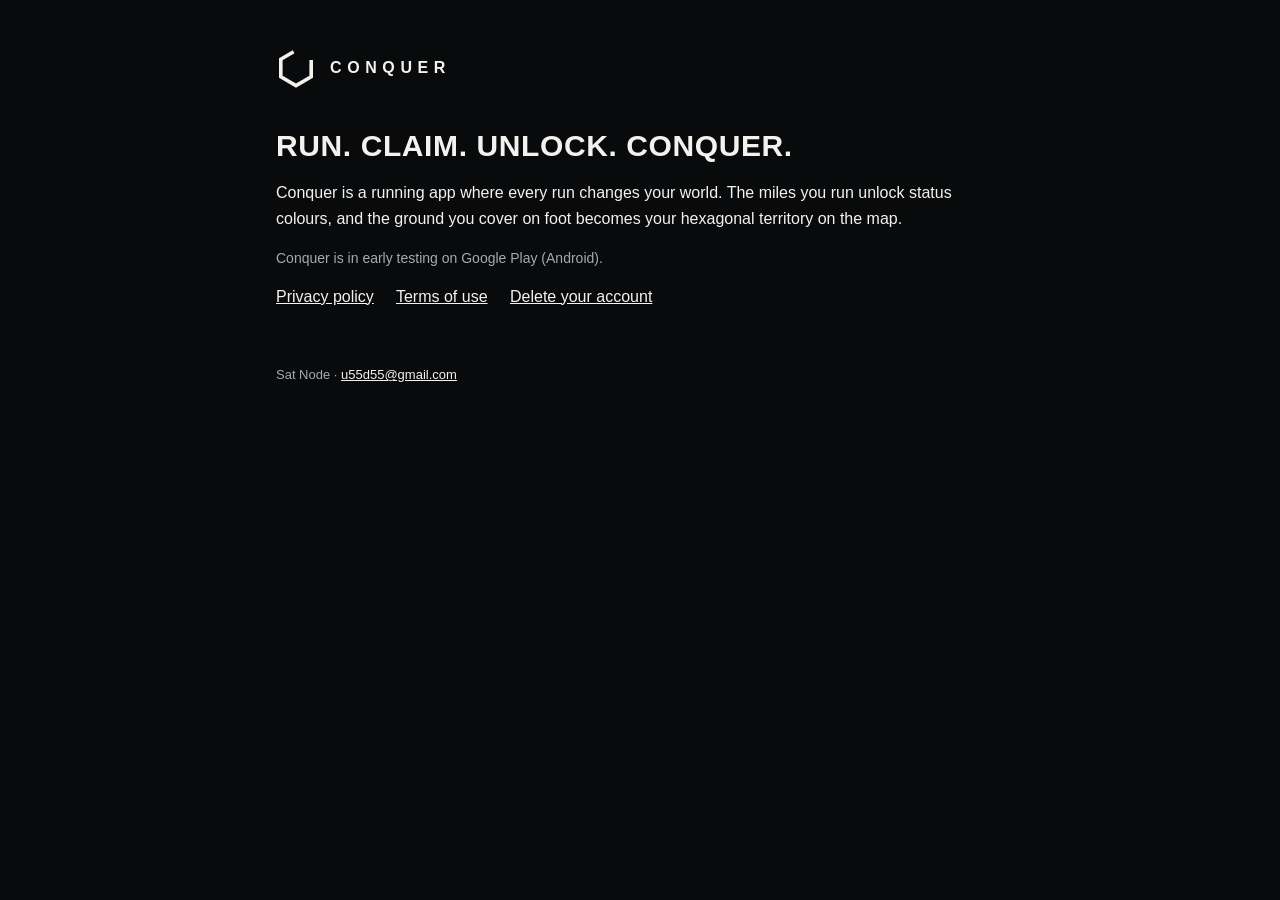
<file: index.html>
<!doctype html>
<html lang="en">
<head>
<meta charset="utf-8">
<meta name="viewport" content="width=device-width, initial-scale=1">
<title>Conquer</title>
<meta name="description" content="Conquer — run, claim, unlock, conquer.">
<link rel="stylesheet" href="style.css">
</head>
<body>
<main>
  <header>
    <svg viewBox="0 0 100 100" aria-hidden="true"><path d="M44 9.5 12 28v44l38 22 38-22V30" fill="none" stroke="#f4f2ed" stroke-width="9"/></svg>
    <a href="./">CONQUER</a>
  </header>
  <h1>Run. Claim. Unlock. Conquer.</h1>
  <p>Conquer is a running app where every run changes your world. The miles you run unlock status colours, and the ground you cover on foot becomes your hexagonal territory on the map.</p>
  <p class="meta">Conquer is in early testing on Google Play (Android).</p>
  <nav>
    <a href="privacy/">Privacy policy</a>
    <a href="terms/">Terms of use</a>
    <a href="delete-account/">Delete your account</a>
  </nav>
  <footer>Sat Node · <a href="mailto:u55d55@gmail.com">u55d55@gmail.com</a></footer>
</main>
</body>
</html>
</file>
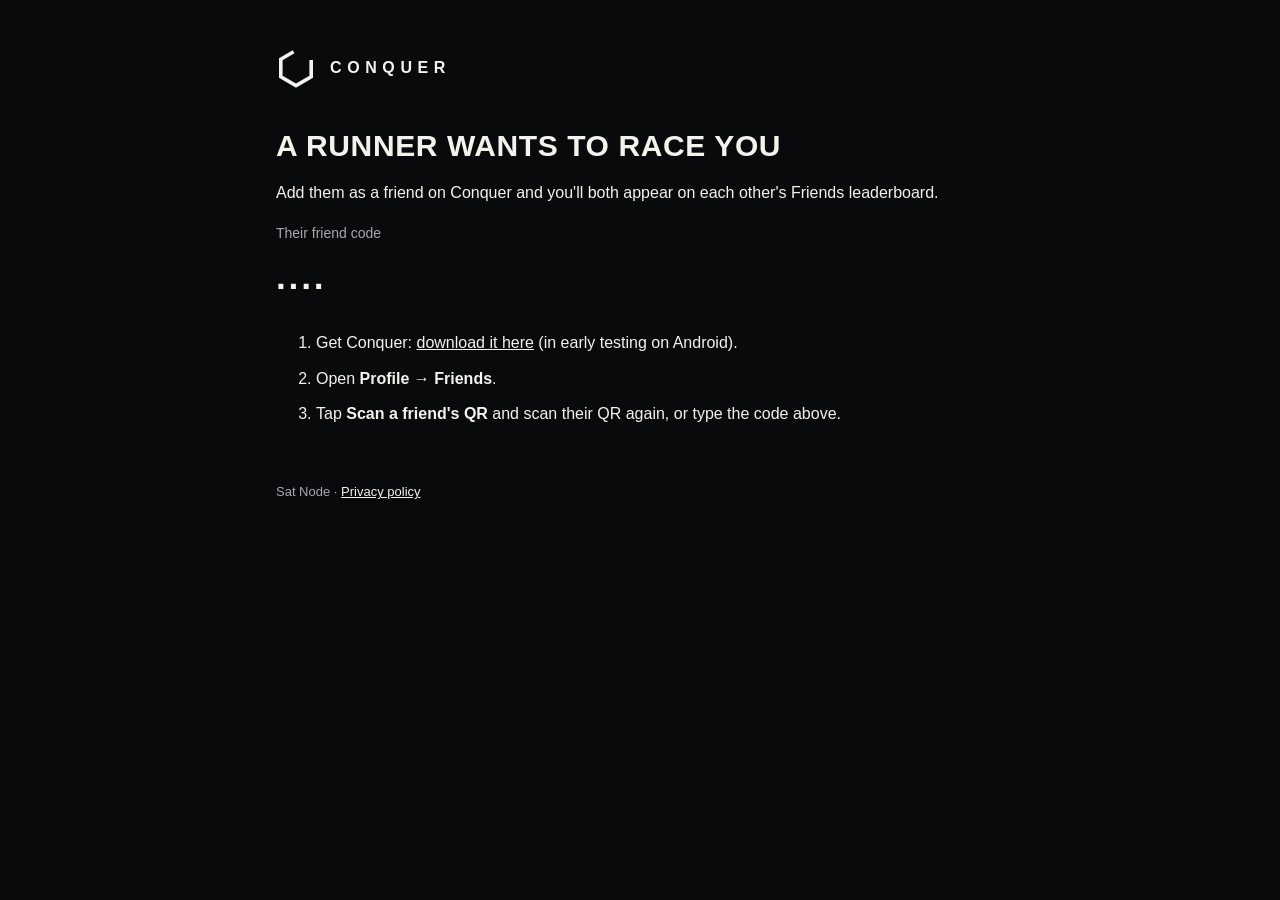
<file: add/index.html>
<!doctype html>
<html lang="en">
<head>
<meta charset="utf-8">
<meta name="viewport" content="width=device-width, initial-scale=1">
<title>Add a friend on Conquer</title>
<meta name="description" content="A runner wants to race you on Conquer.">
<meta name="robots" content="noindex">
<link rel="stylesheet" href="../style.css">
<style>
  .code { font-size: 2.2rem; font-weight: 800; letter-spacing: 0.08em; margin: 0.4em 0 0.2em; }
  ol li { margin-bottom: 0.6em; }
</style>
</head>
<body>
<main>
  <header>
    <svg viewBox="0 0 100 100" aria-hidden="true"><path d="M44 9.5 12 28v44l38 22 38-22V30" fill="none" stroke="#f4f2ed" stroke-width="9"/></svg>
    <a href="../">CONQUER</a>
  </header>
  <h1>A runner wants to race you</h1>
  <p>Add them as a friend on Conquer and you'll both appear on each other's Friends leaderboard.</p>
  <p class="meta">Their friend code</p>
  <p class="code" id="code">····</p>
  <ol>
    <li>Get Conquer: <a href="https://github.com/u55d55-hash/conquer-legal/releases/latest">download it here</a> (in early testing on Android).</li>
    <li>Open <strong>Profile → Friends</strong>.</li>
    <li>Tap <strong>Scan a friend's QR</strong> and scan their QR again, or type the code above.</li>
  </ol>
  <footer>Sat Node · <a href="../privacy/">Privacy policy</a></footer>
</main>
<script>
  // Shows the code from ?c= only if it looks like a Conquer code (8 of the 31 unambiguous characters).
  (function () {
    var c = (new URLSearchParams(location.search).get('c') || '').toUpperCase().replace(/[^A-Z0-9]/g, '');
    if (/^[ABCDEFGHJKMNPQRSTUVWXYZ23456789]{8}$/.test(c)) {
      document.getElementById('code').textContent = c.slice(0, 4) + ' ' + c.slice(4);
    }
  })();
</script>
</body>
</html>
</file>
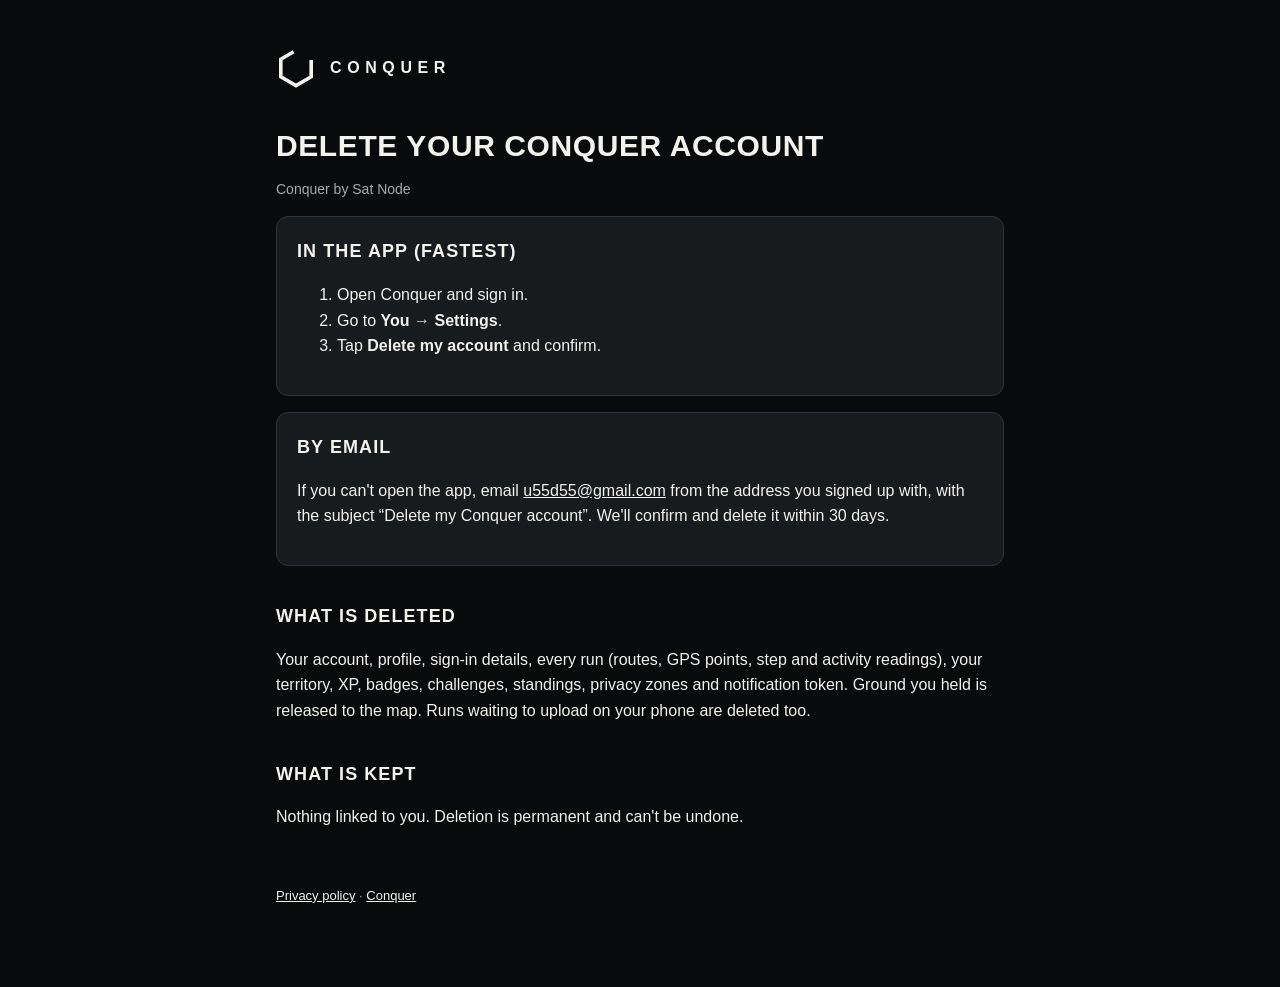
<file: delete-account/index.html>
<!doctype html>
<html lang="en">
<head>
<meta charset="utf-8">
<meta name="viewport" content="width=device-width, initial-scale=1">
<title>Delete Conquer Account</title>
<meta name="description" content="How to delete your Conquer account and its data.">
<link rel="stylesheet" href="../style.css">
</head>
<body>
<main>
  <header>
    <svg viewBox="0 0 100 100" aria-hidden="true"><path d="M44 9.5 12 28v44l38 22 38-22V30" fill="none" stroke="#f4f2ed" stroke-width="9"/></svg>
    <a href="../">CONQUER</a>
  </header>
  <h1>Delete your Conquer account</h1>
  <p class="meta">Conquer by Sat Node</p>

  <div class="card">
    <h2 style="margin-top:0">In the app (fastest)</h2>
    <ol>
      <li>Open Conquer and sign in.</li>
      <li>Go to <strong>You → Settings</strong>.</li>
      <li>Tap <strong>Delete my account</strong> and confirm.</li>
    </ol>
  </div>

  <div class="card">
    <h2 style="margin-top:0">By email</h2>
    <p>If you can't open the app, email <a href="mailto:u55d55@gmail.com?subject=Delete%20my%20Conquer%20account">u55d55@gmail.com</a> from the address you signed up with, with the subject “Delete my Conquer account”. We'll confirm and delete it within 30 days.</p>
  </div>

  <h2>What is deleted</h2>
  <p>Your account, profile, sign-in details, every run (routes, GPS points, step and activity readings), your territory, XP, badges, challenges, standings, privacy zones and notification token. Ground you held is released to the map. Runs waiting to upload on your phone are deleted too.</p>

  <h2>What is kept</h2>
  <p>Nothing linked to you. Deletion is permanent and can't be undone.</p>

  <footer><a href="../privacy/">Privacy policy</a> · <a href="../">Conquer</a></footer>
</main>
</body>
</html>
</file>
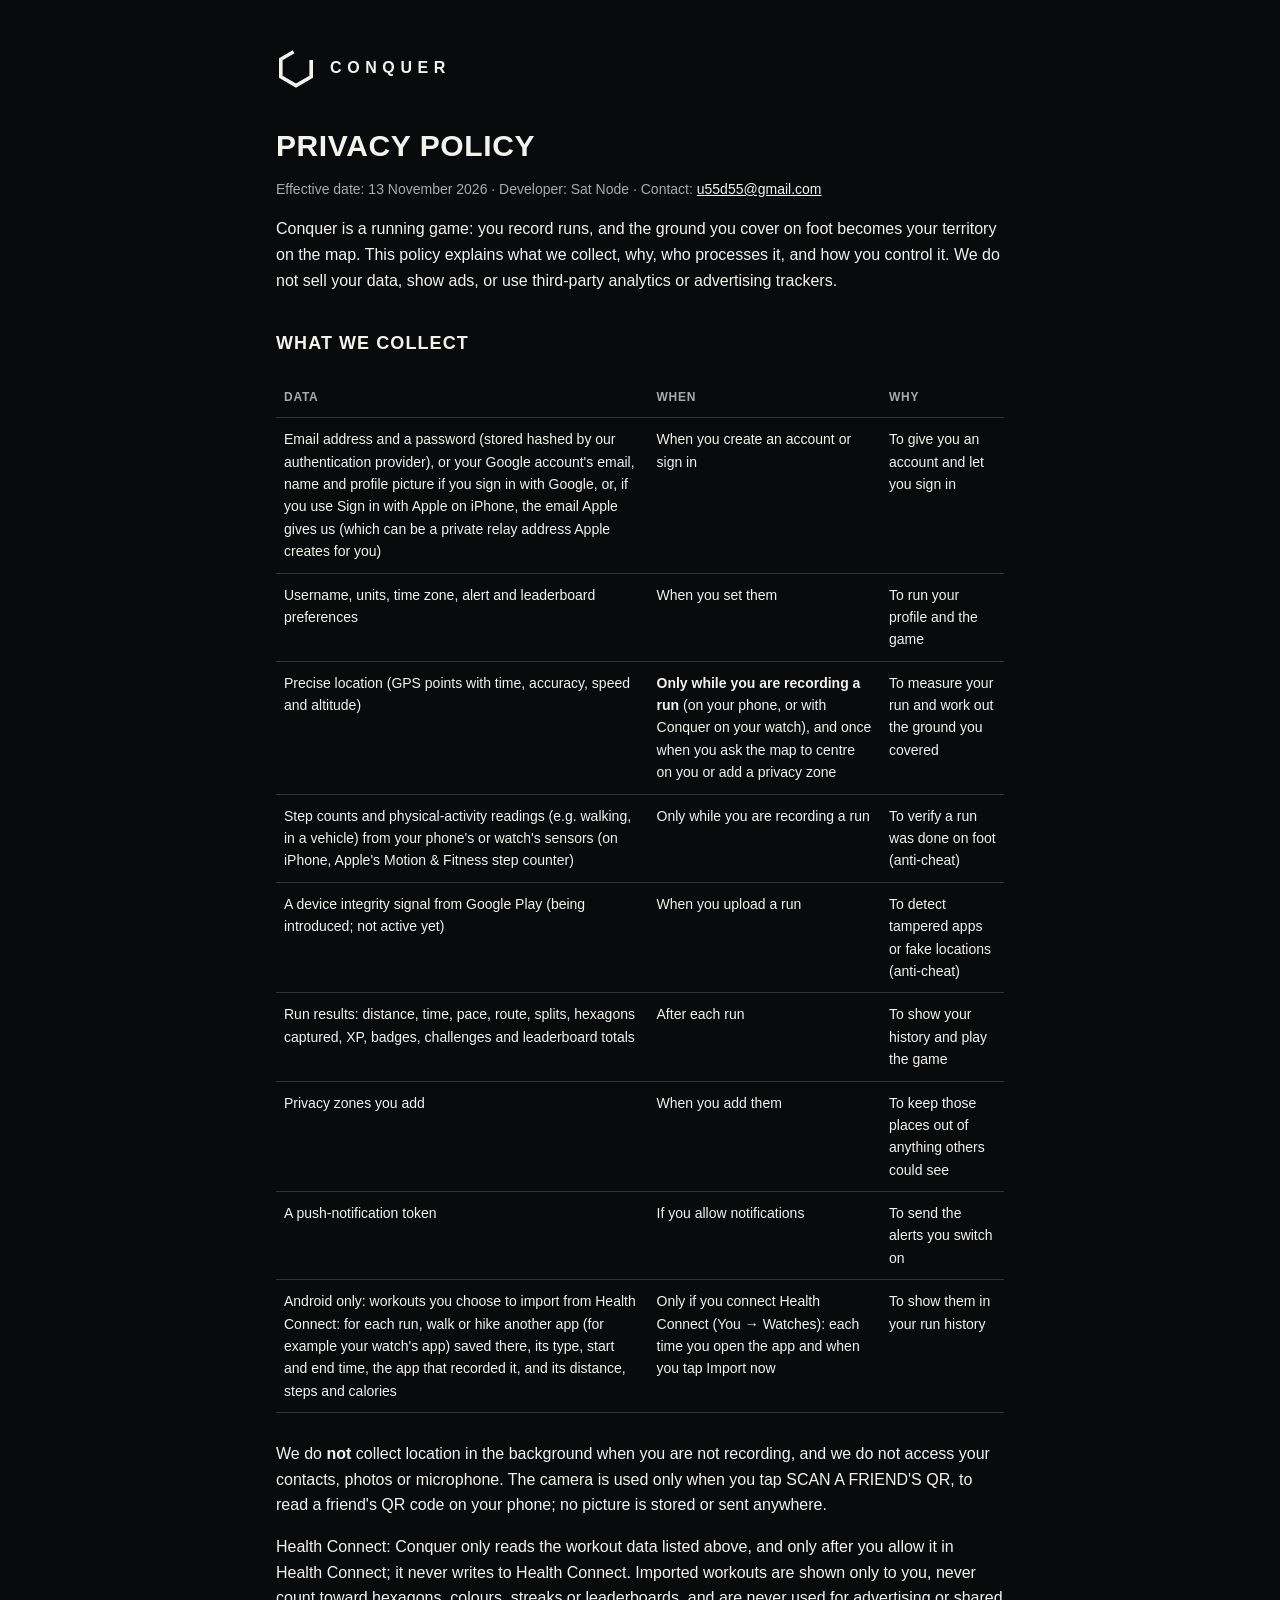
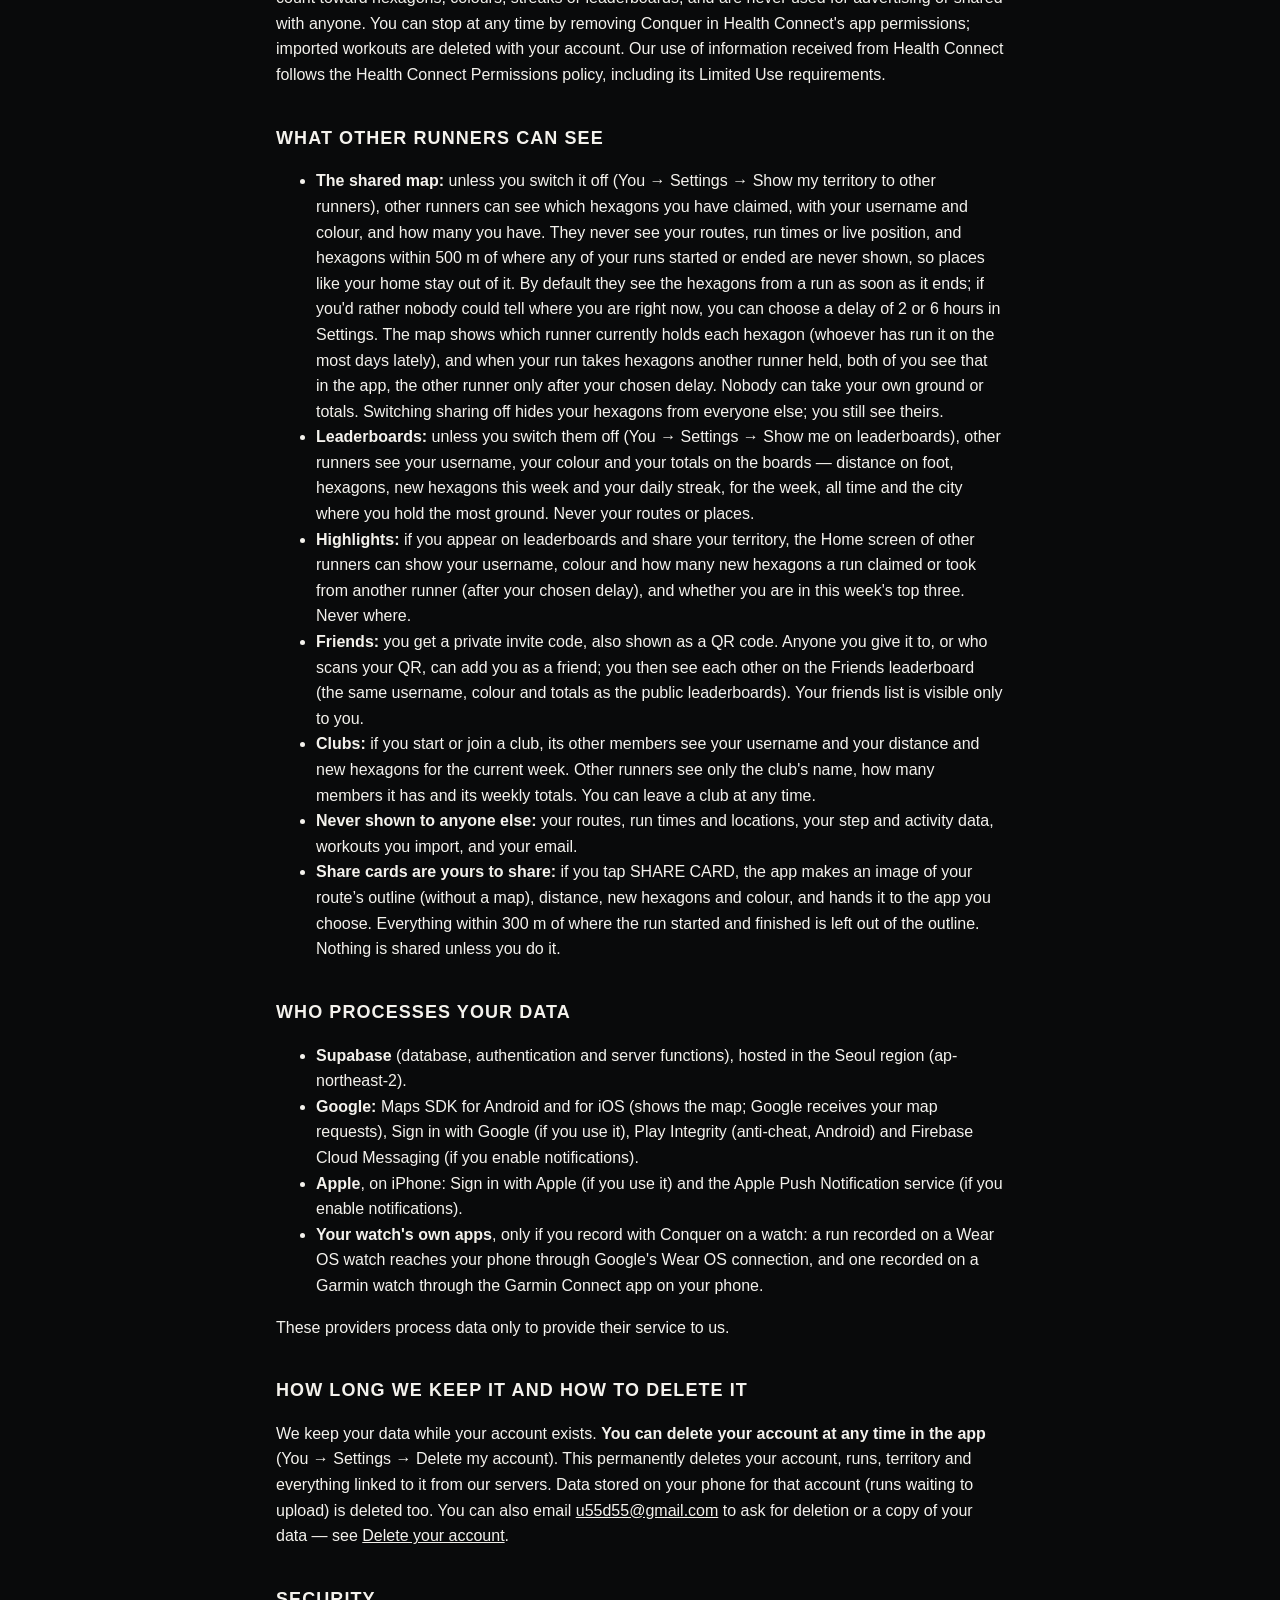
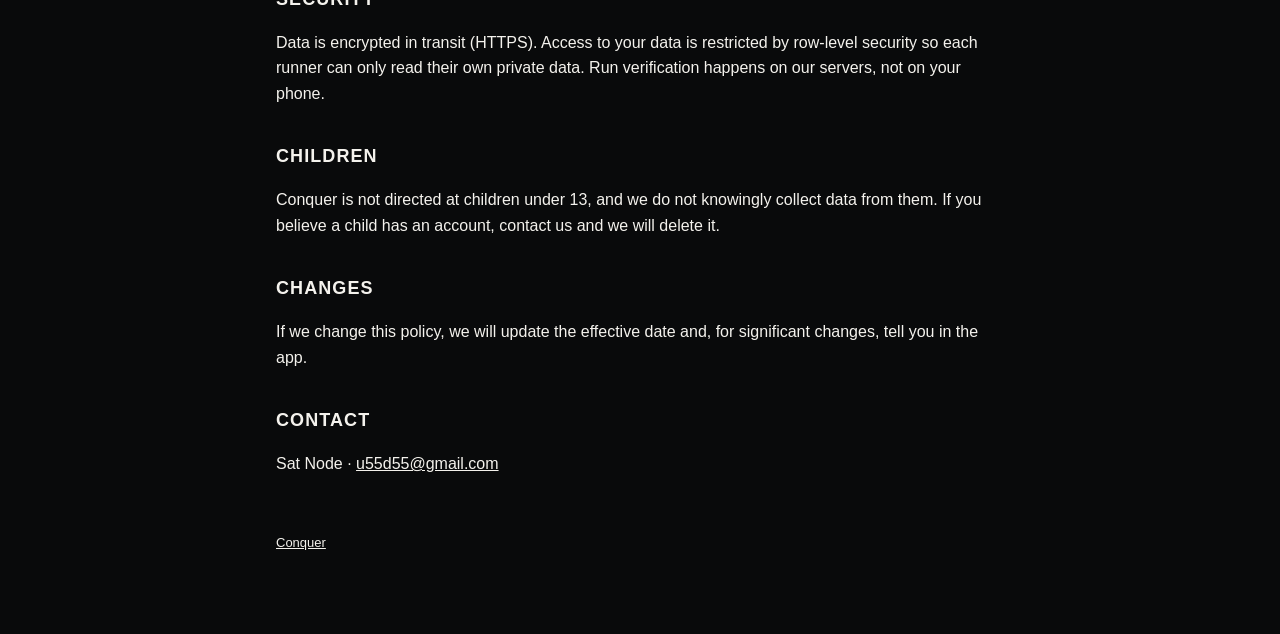
<file: privacy/index.html>
<!doctype html>
<html lang="en">
<head>
<meta charset="utf-8">
<meta name="viewport" content="width=device-width, initial-scale=1">
<title>Conquer Privacy Policy</title>
<meta name="description" content="How the Conquer running app collects, uses and protects your data.">
<link rel="stylesheet" href="../style.css">
</head>
<body>
<main>
  <header>
    <svg viewBox="0 0 100 100" aria-hidden="true"><path d="M44 9.5 12 28v44l38 22 38-22V30" fill="none" stroke="#f4f2ed" stroke-width="9"/></svg>
    <a href="../">CONQUER</a>
  </header>
  <h1>Privacy policy</h1>
  <p class="meta">Effective date: 13 November 2026 · Developer: Sat Node · Contact: <a href="mailto:u55d55@gmail.com">u55d55@gmail.com</a></p>

  <p>Conquer is a running game: you record runs, and the ground you cover on foot becomes your territory on the map. This policy explains what we collect, why, who processes it, and how you control it. We do not sell your data, show ads, or use third-party analytics or advertising trackers.</p>

  <h2>What we collect</h2>
  <div class="table-wrap">
  <table>
    <thead><tr><th>Data</th><th>When</th><th>Why</th></tr></thead>
    <tbody>
      <tr><td>Email address and a password (stored hashed by our authentication provider), or your Google account's email, name and profile picture if you sign in with Google, or, if you use Sign in with Apple on iPhone, the email Apple gives us (which can be a private relay address Apple creates for you)</td><td>When you create an account or sign in</td><td>To give you an account and let you sign in</td></tr>
      <tr><td>Username, units, time zone, alert and leaderboard preferences</td><td>When you set them</td><td>To run your profile and the game</td></tr>
      <tr><td>Precise location (GPS points with time, accuracy, speed and altitude)</td><td><strong>Only while you are recording a run</strong> (on your phone, or with Conquer on your watch), and once when you ask the map to centre on you or add a privacy zone</td><td>To measure your run and work out the ground you covered</td></tr>
      <tr><td>Step counts and physical-activity readings (e.g. walking, in a vehicle) from your phone's or watch's sensors (on iPhone, Apple's Motion &amp; Fitness step counter)</td><td>Only while you are recording a run</td><td>To verify a run was done on foot (anti-cheat)</td></tr>
      <tr><td>A device integrity signal from Google Play (being introduced; not active yet)</td><td>When you upload a run</td><td>To detect tampered apps or fake locations (anti-cheat)</td></tr>
      <tr><td>Run results: distance, time, pace, route, splits, hexagons captured, XP, badges, challenges and leaderboard totals</td><td>After each run</td><td>To show your history and play the game</td></tr>
      <tr><td>Privacy zones you add</td><td>When you add them</td><td>To keep those places out of anything others could see</td></tr>
      <tr><td>A push-notification token</td><td>If you allow notifications</td><td>To send the alerts you switch on</td></tr>
      <tr><td>Android only: workouts you choose to import from Health Connect: for each run, walk or hike another app (for example your watch's app) saved there, its type, start and end time, the app that recorded it, and its distance, steps and calories</td><td>Only if you connect Health Connect (You → Watches): each time you open the app and when you tap Import now</td><td>To show them in your run history</td></tr>
    </tbody>
  </table>
  </div>
  <p>We do <strong>not</strong> collect location in the background when you are not recording, and we do not access your contacts, photos or microphone. The camera is used only when you tap SCAN A FRIEND'S QR, to read a friend's QR code on your phone; no picture is stored or sent anywhere.</p>
  <p>Health Connect: Conquer only reads the workout data listed above, and only after you allow it in Health Connect; it never writes to Health Connect. Imported workouts are shown only to you, never count toward hexagons, colours, streaks or leaderboards, and are never used for advertising or shared with anyone. You can stop at any time by removing Conquer in Health Connect's app permissions; imported workouts are deleted with your account. Our use of information received from Health Connect follows the Health Connect Permissions policy, including its Limited Use requirements.</p>

  <h2>What other runners can see</h2>
  <ul>
    <li><strong>The shared map:</strong> unless you switch it off (You → Settings → Show my territory to other runners), other runners can see which hexagons you have claimed, with your username and colour, and how many you have. They never see your routes, run times or live position, and hexagons within 500 m of where any of your runs started or ended are never shown, so places like your home stay out of it. By default they see the hexagons from a run as soon as it ends; if you'd rather nobody could tell where you are right now, you can choose a delay of 2 or 6 hours in Settings. The map shows which runner currently holds each hexagon (whoever has run it on the most days lately), and when your run takes hexagons another runner held, both of you see that in the app, the other runner only after your chosen delay. Nobody can take your own ground or totals. Switching sharing off hides your hexagons from everyone else; you still see theirs.</li>
    <li><strong>Leaderboards:</strong> unless you switch them off (You &rarr; Settings &rarr; Show me on leaderboards), other runners see your username, your colour and your totals on the boards &mdash; distance on foot, hexagons, new hexagons this week and your daily streak, for the week, all time and the city where you hold the most ground. Never your routes or places.</li>
    <li><strong>Highlights:</strong> if you appear on leaderboards and share your territory, the Home screen of other runners can show your username, colour and how many new hexagons a run claimed or took from another runner (after your chosen delay), and whether you are in this week's top three. Never where.</li>
    <li><strong>Friends:</strong> you get a private invite code, also shown as a QR code. Anyone you give it to, or who scans your QR, can add you as a friend; you then see each other on the Friends leaderboard (the same username, colour and totals as the public leaderboards). Your friends list is visible only to you.</li>
    <li><strong>Clubs:</strong> if you start or join a club, its other members see your username and your distance and new hexagons for the current week. Other runners see only the club's name, how many members it has and its weekly totals. You can leave a club at any time.</li>
    <li><strong>Never shown to anyone else:</strong> your routes, run times and locations, your step and activity data, workouts you import, and your email.</li>
    <li><strong>Share cards are yours to share:</strong> if you tap SHARE CARD, the app makes an image of your route&rsquo;s outline (without a map), distance, new hexagons and colour, and hands it to the app you choose. Everything within 300 m of where the run started and finished is left out of the outline. Nothing is shared unless you do it.</li>
  </ul>

  <h2>Who processes your data</h2>
  <ul>
    <li><strong>Supabase</strong> (database, authentication and server functions), hosted in the Seoul region (ap-northeast-2).</li>
    <li><strong>Google:</strong> Maps SDK for Android and for iOS (shows the map; Google receives your map requests), Sign in with Google (if you use it), Play Integrity (anti-cheat, Android) and Firebase Cloud Messaging (if you enable notifications).</li>
    <li><strong>Apple</strong>, on iPhone: Sign in with Apple (if you use it) and the Apple Push Notification service (if you enable notifications).</li>
    <li><strong>Your watch's own apps</strong>, only if you record with Conquer on a watch: a run recorded on a Wear OS watch reaches your phone through Google's Wear OS connection, and one recorded on a Garmin watch through the Garmin Connect app on your phone.</li>
  </ul>
  <p>These providers process data only to provide their service to us.</p>

  <h2>How long we keep it and how to delete it</h2>
  <p>We keep your data while your account exists. <strong>You can delete your account at any time in the app</strong> (You → Settings → Delete my account). This permanently deletes your account, runs, territory and everything linked to it from our servers. Data stored on your phone for that account (runs waiting to upload) is deleted too. You can also email <a href="mailto:u55d55@gmail.com">u55d55@gmail.com</a> to ask for deletion or a copy of your data — see <a href="../delete-account/">Delete your account</a>.</p>

  <h2>Security</h2>
  <p>Data is encrypted in transit (HTTPS). Access to your data is restricted by row-level security so each runner can only read their own private data. Run verification happens on our servers, not on your phone.</p>

  <h2>Children</h2>
  <p>Conquer is not directed at children under 13, and we do not knowingly collect data from them. If you believe a child has an account, contact us and we will delete it.</p>

  <h2>Changes</h2>
  <p>If we change this policy, we will update the effective date and, for significant changes, tell you in the app.</p>

  <h2>Contact</h2>
  <p>Sat Node · <a href="mailto:u55d55@gmail.com">u55d55@gmail.com</a></p>
  <footer><a href="../">Conquer</a></footer>
</main>
</body>
</html>
</file>
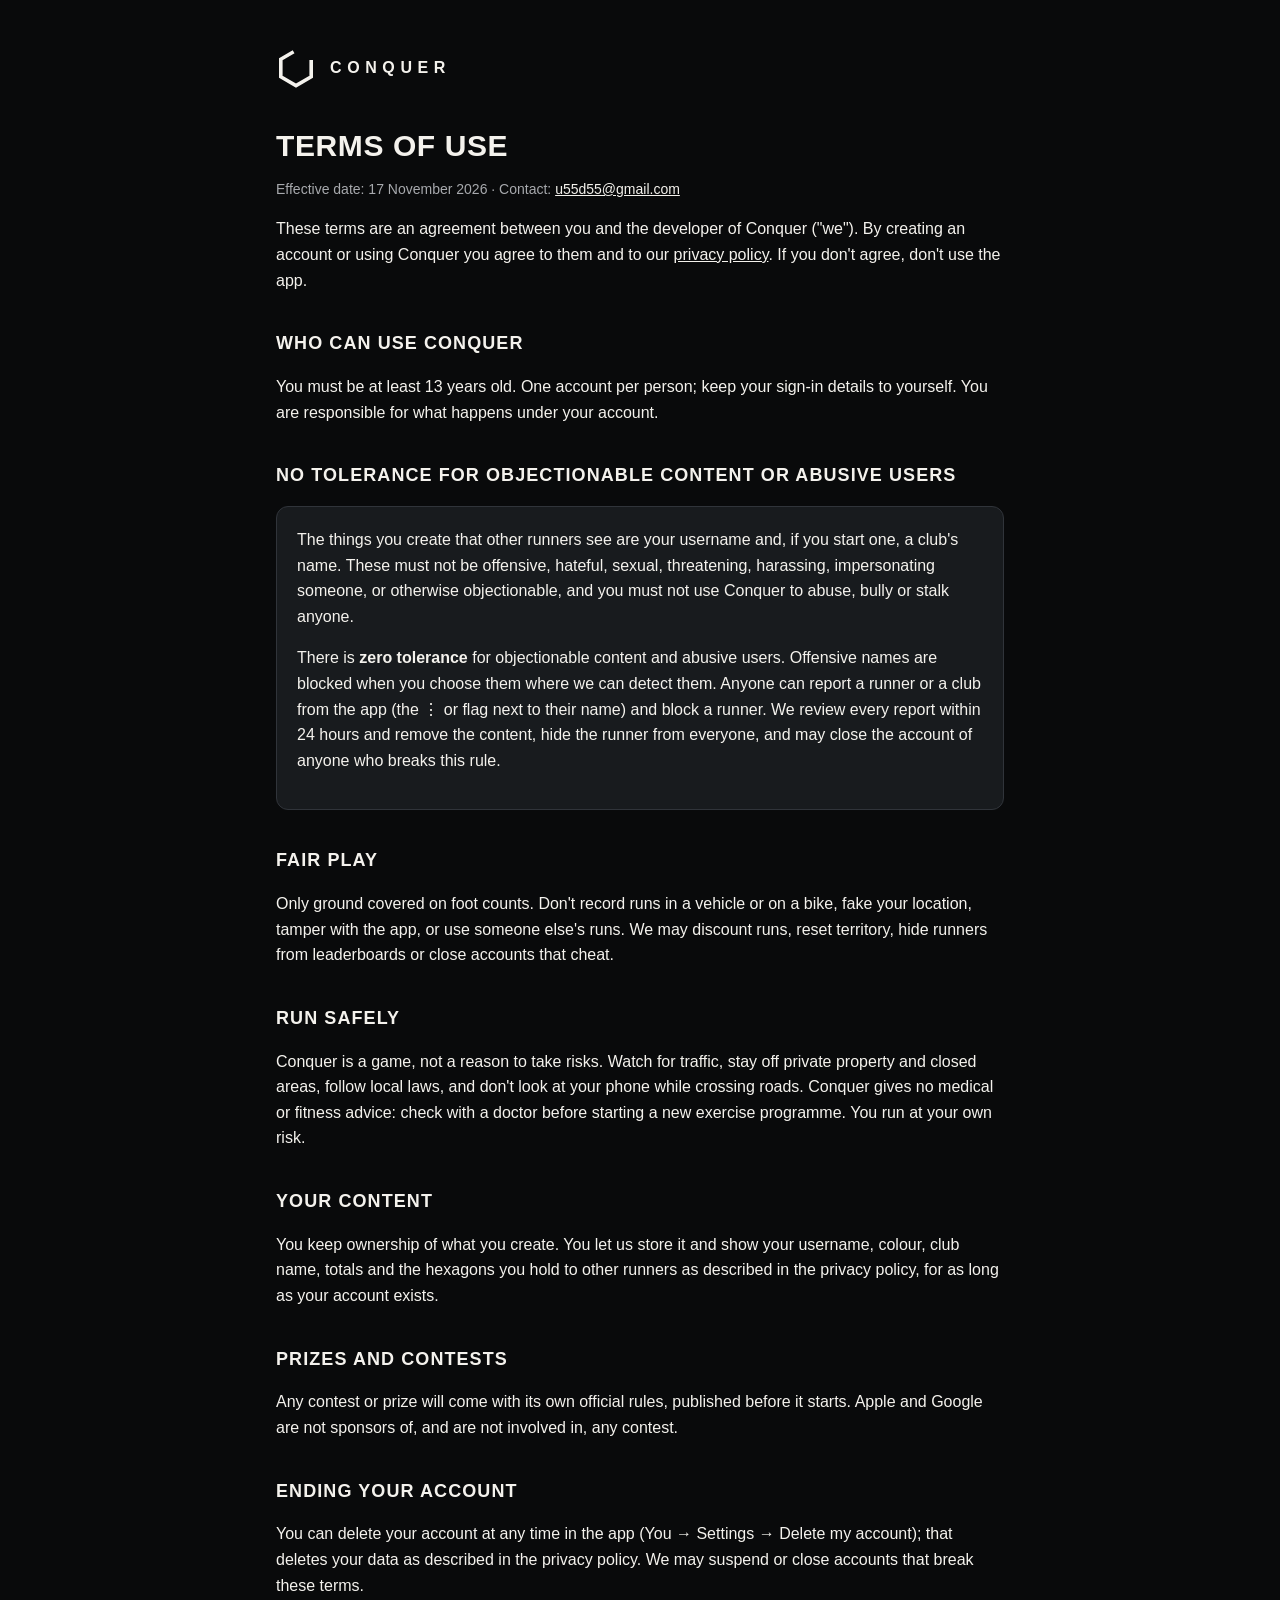
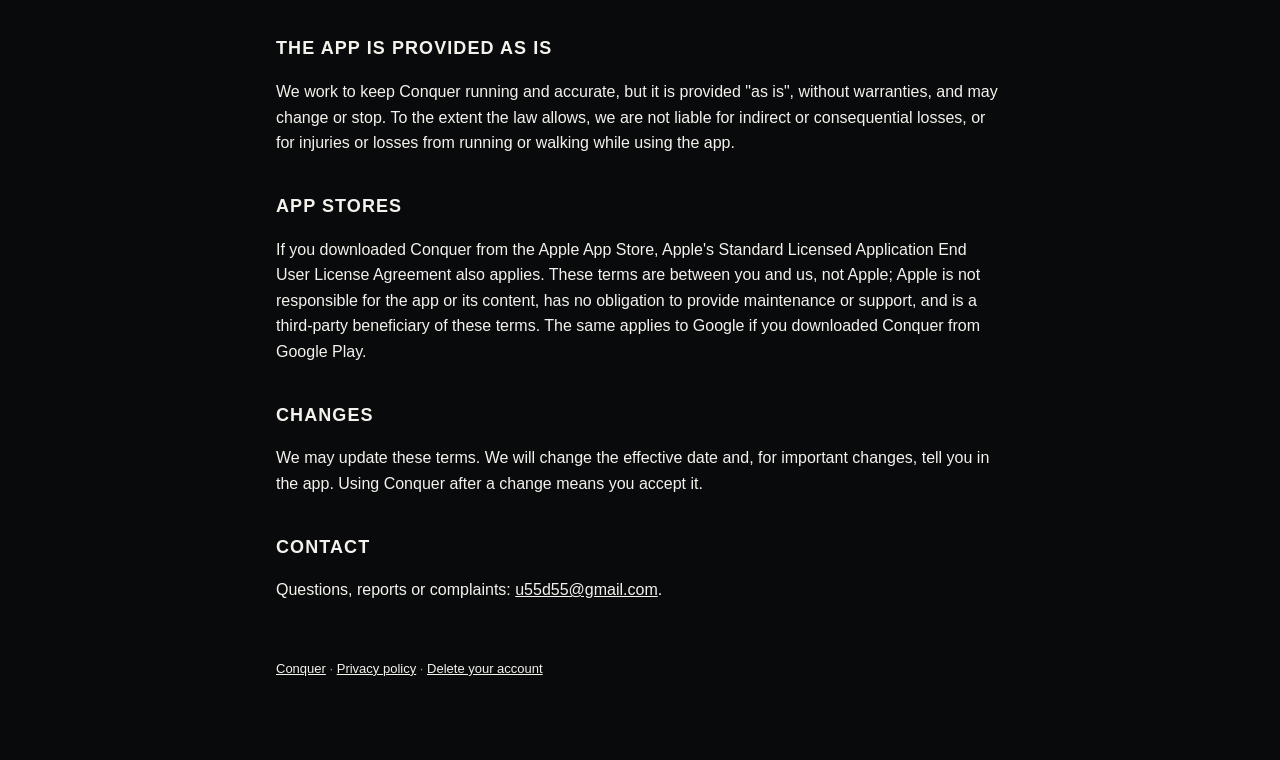
<file: terms/index.html>
<!doctype html>
<html lang="en">
<head>
<meta charset="utf-8">
<meta name="viewport" content="width=device-width, initial-scale=1">
<title>Conquer Terms of Use</title>
<meta name="description" content="The rules for using the Conquer running app.">
<link rel="stylesheet" href="../style.css">
</head>
<body>
<main>
  <header>
    <svg viewBox="0 0 100 100" aria-hidden="true"><path d="M44 9.5 12 28v44l38 22 38-22V30" fill="none" stroke="#f4f2ed" stroke-width="9"/></svg>
    <a href="../">CONQUER</a>
  </header>
  <h1>Terms of use</h1>
  <p class="meta">Effective date: 17 November 2026 · Contact: <a href="mailto:u55d55@gmail.com">u55d55@gmail.com</a></p>

  <p>These terms are an agreement between you and the developer of Conquer ("we"). By creating an account or using Conquer you agree to them and to our <a href="../privacy/">privacy policy</a>. If you don't agree, don't use the app.</p>

  <h2>Who can use Conquer</h2>
  <p>You must be at least 13 years old. One account per person; keep your sign-in details to yourself. You are responsible for what happens under your account.</p>

  <h2>No tolerance for objectionable content or abusive users</h2>
  <div class="card">
    <p style="margin-top:0">The things you create that other runners see are your username and, if you start one, a club's name. These must not be offensive, hateful, sexual, threatening, harassing, impersonating someone, or otherwise objectionable, and you must not use Conquer to abuse, bully or stalk anyone.</p>
    <p>There is <strong>zero tolerance</strong> for objectionable content and abusive users. Offensive names are blocked when you choose them where we can detect them. Anyone can report a runner or a club from the app (the ⋮ or flag next to their name) and block a runner. We review every report within 24 hours and remove the content, hide the runner from everyone, and may close the account of anyone who breaks this rule.</p>
  </div>

  <h2>Fair play</h2>
  <p>Only ground covered on foot counts. Don't record runs in a vehicle or on a bike, fake your location, tamper with the app, or use someone else's runs. We may discount runs, reset territory, hide runners from leaderboards or close accounts that cheat.</p>

  <h2>Run safely</h2>
  <p>Conquer is a game, not a reason to take risks. Watch for traffic, stay off private property and closed areas, follow local laws, and don't look at your phone while crossing roads. Conquer gives no medical or fitness advice: check with a doctor before starting a new exercise programme. You run at your own risk.</p>

  <h2>Your content</h2>
  <p>You keep ownership of what you create. You let us store it and show your username, colour, club name, totals and the hexagons you hold to other runners as described in the privacy policy, for as long as your account exists.</p>

  <h2>Prizes and contests</h2>
  <p>Any contest or prize will come with its own official rules, published before it starts. Apple and Google are not sponsors of, and are not involved in, any contest.</p>

  <h2>Ending your account</h2>
  <p>You can delete your account at any time in the app (You → Settings → Delete my account); that deletes your data as described in the privacy policy. We may suspend or close accounts that break these terms.</p>

  <h2>The app is provided as is</h2>
  <p>We work to keep Conquer running and accurate, but it is provided "as is", without warranties, and may change or stop. To the extent the law allows, we are not liable for indirect or consequential losses, or for injuries or losses from running or walking while using the app.</p>

  <h2>App stores</h2>
  <p>If you downloaded Conquer from the Apple App Store, Apple's Standard Licensed Application End User License Agreement also applies. These terms are between you and us, not Apple; Apple is not responsible for the app or its content, has no obligation to provide maintenance or support, and is a third-party beneficiary of these terms. The same applies to Google if you downloaded Conquer from Google Play.</p>

  <h2>Changes</h2>
  <p>We may update these terms. We will change the effective date and, for important changes, tell you in the app. Using Conquer after a change means you accept it.</p>

  <h2>Contact</h2>
  <p>Questions, reports or complaints: <a href="mailto:u55d55@gmail.com">u55d55@gmail.com</a>.</p>

  <footer><a href="../">Conquer</a> · <a href="../privacy/">Privacy policy</a> · <a href="../delete-account/">Delete your account</a></footer>
</main>
</body>
</html>
</file>
<file: style.css>
:root {
  --bg: #090a0b;
  --panel: #181b1e;
  --line: #30343a;
  --text: #f4f2ed;
  --muted: #a7a9ad;
}
* { box-sizing: border-box; }
body {
  margin: 0;
  background: var(--bg);
  color: var(--text);
  font: 16px/1.6 -apple-system, "Segoe UI", Roboto, Helvetica, Arial, sans-serif;
}
main { max-width: 760px; margin: 0 auto; padding: 48px 16px 80px; }
header { display: flex; align-items: center; gap: 14px; margin-bottom: 40px; }
header svg { width: 40px; height: 40px; flex: none; }
header a { color: var(--text); text-decoration: none; font-weight: 700; letter-spacing: 0.35em; }
h1 { font-size: 30px; line-height: 1.2; text-transform: uppercase; letter-spacing: 0.02em; margin: 0 0 8px; }
h2 { font-size: 18px; text-transform: uppercase; letter-spacing: 0.06em; margin: 36px 0 8px; }
p, li { color: var(--text); }
.meta { color: var(--muted); font-size: 14px; }
a { color: var(--text); }
table { width: 100%; border-collapse: collapse; margin: 12px 0; font-size: 14px; }
th, td { text-align: left; vertical-align: top; padding: 10px 8px; border-bottom: 1px solid var(--line); }
th { color: var(--muted); font-weight: 600; text-transform: uppercase; font-size: 12px; letter-spacing: 0.06em; }
.table-wrap { overflow-x: auto; }
.card { background: var(--panel); border: 1px solid var(--line); border-radius: 12px; padding: 20px; margin: 16px 0; }
footer { margin-top: 56px; color: var(--muted); font-size: 13px; }
nav a { margin-right: 18px; }
</file>
